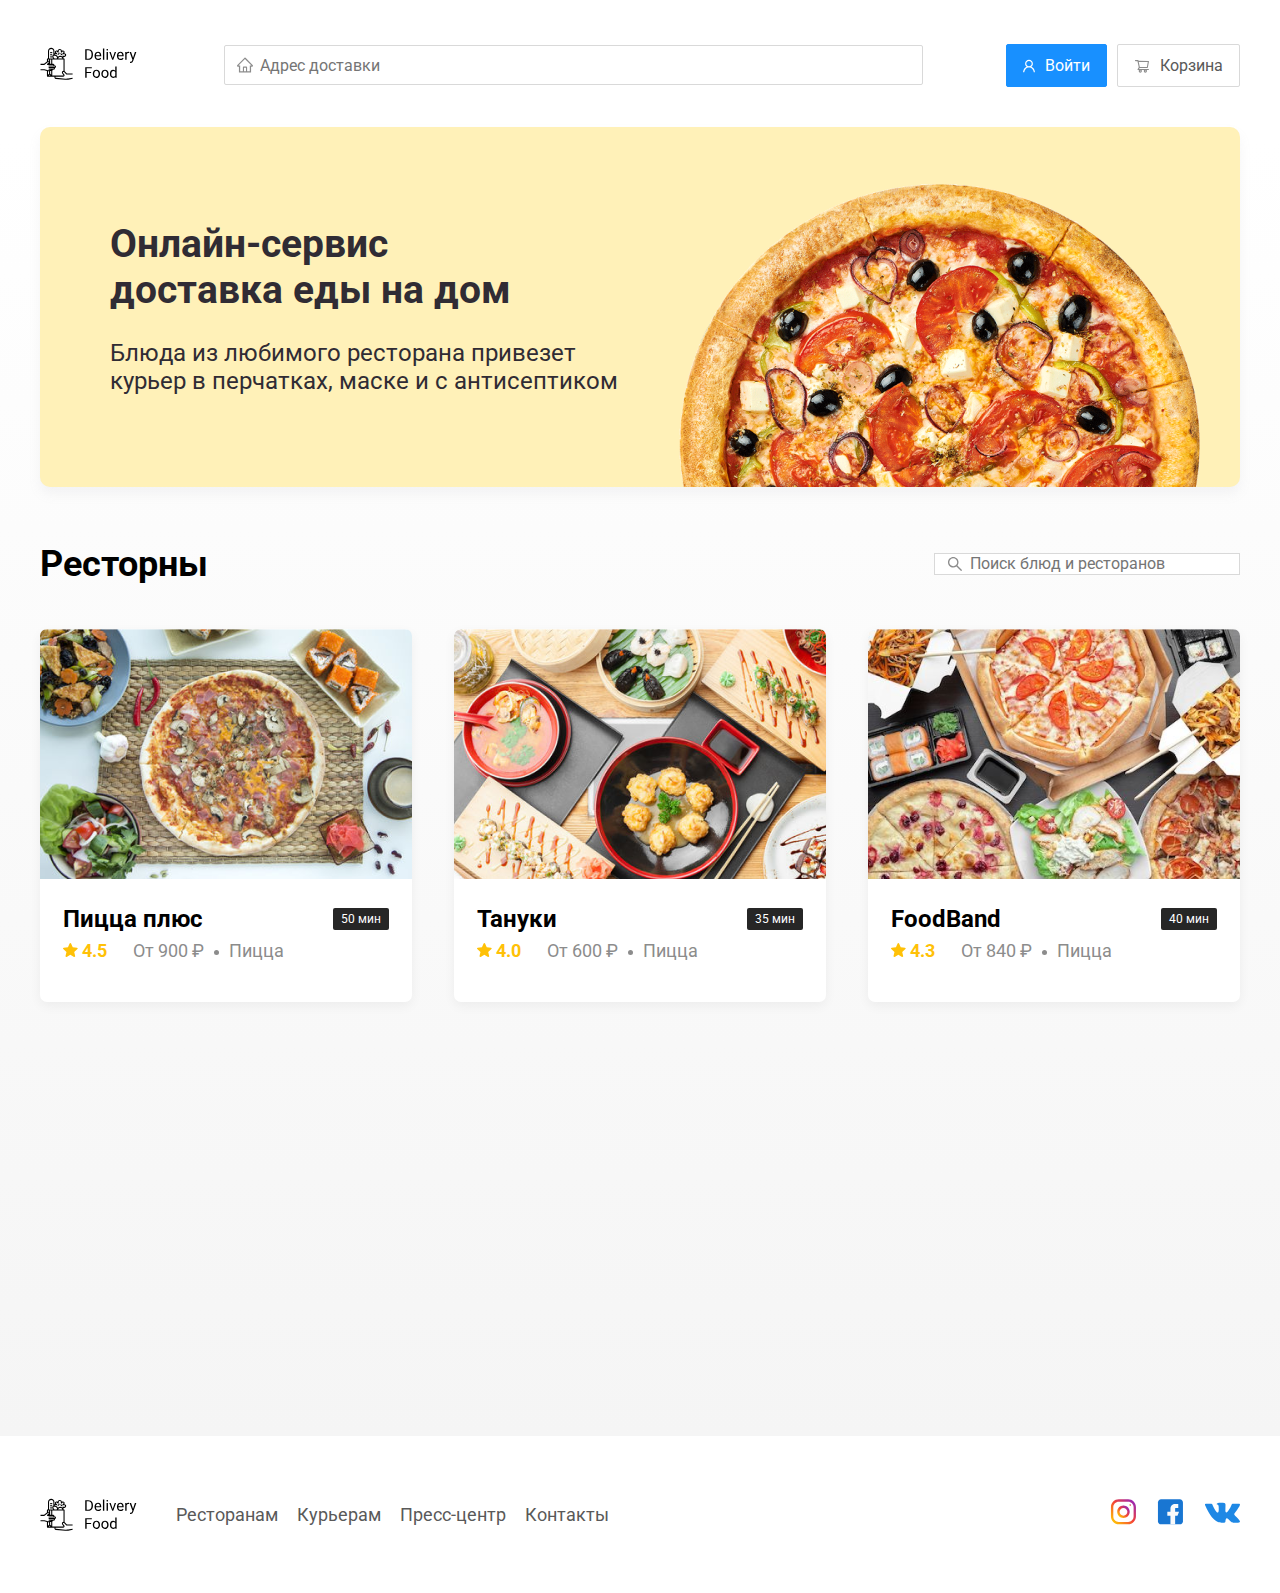
<file: index.html>
<!DOCTYPE html>
<html lang="ru">
<head>
	<meta charset="UTF-8">
	<meta name="vewport" content="width-device-width, initial-scale=1.0">
	<title>Pizza</title>
	<link rel="stylesheet" type="text/css" href="css\index.css">
	<link href="https://fonts.googleapis.com/css2?family=Roboto:wght@300&display=swap" rel="stylesheet">
	<link href="https://fonts.googleapis.com/css2?family=Roboto:wght@300;700&display=swap" rel="stylesheet">
	<link rel="stylesheet" type="text/css" href="css\normalize.css">
	<link rel="stylesheet" type="text/css" href="css\animate.css">
</head>
<body alinks="darkred">
	<div class="container">
	<!-- шапка сайта -->
	<header class="header">
		<!-- картинка (логотп) -->
		<a href="index.html" class="logo">
			<img src="img\logo.svg" alt="" class="logo">
		</a>
		<!-- поле ввода  -->
		<input type="text" name="" class="input input-adress" placeholder="Адрес доставки">
		<!-- коробка для кнопок -->
		<div class="buttons">
			<!-- кнопки "войти" - "корзина" -->
			<button class="button button-primary">
				
				<img src="img\Vector.svg" class="button-icon">
					<span class="button-text">
						Войти
						</span>
							</button>

			<button class="button color-mod" id="cart-button">
				<img src="img\shopping-cart.svg" class="button-icon">
					<span class="button-text">
						Корзина
							</span>
								</button>
		</div>
	</header>
</div>
<!-- конец шапки сайта  -->
<!-- ------------------------ -->
		<main class="main">
			<div class="container">
					<section class="promo">
			<h1 class="promo-title">Онлайн-сервис <br> доставка еды на дом</h1>
			<p class="promo-text">Блюда из любимого ресторана привезет курьер в перчатках, маске и с антисептиком</p>
		</section>

		<!-- секция рестораны . -->
		<section class="restaurants">
			<div class="section-heading">
				<h2 class="section-title">Ресторны</h2>
				<input type="text" class="input input-search" placeholder="Поиск блюд и ресторанов">
			</div>

			<!-- карточки  -->
			<div class="cards wow fadeInUp" data-wow-delay="0.2s">
				<a href="restaurant.html" class="card">
					<img src="img\image.png" alt="" class="card-image">
					<div class="card-text">
						<div class="card-heading">
							<h3 class="card-title"> Пицца плюс</h3>
							<span class="tag card-tag">50 мин</span>
						</div>
						<!-- close card-heading -->
						<div class="card-info">
							<div class="rating">
								<img src="img\star.svg">
							4.5</div>
							<div class="price">От 900 ₽</div>
							<div class="category">Пицца</div>
						</div>
						<!-- close card-info -->
					</div>
					<!-- close card-text -->
				</a>
				<!-- close card -->

					<div class="card wow fadeInUp" data-wow-delay="0.3s">
					<img src="img\tanuki.png" alt="" class="card-image">
					<div class="card-text">
						<div class="card-heading">
							<h3 class="card-title"> Тануки</h3>
							<span class="tag card-tag">35 мин</span>
						</div>
						<!-- close card-heading -->
						<div class="card-info">
							<div class="rating">
								<img src="img\star.svg">
							4.0</div>
							<div class="price">От 600 ₽</div>
							<div class="category">Пицца</div>
						</div>
						<!-- close card-info -->
					</div>
					<!-- close card-text -->
				</div>



					<div class="card wow fadeInUp" data-wow-delay="0.4s">
					<img src="img\foodband.png" alt="" class="card-image">
					<div class="card-text">
						<div class="card-heading">
							<h3 class="card-title"> FoodBand</h3>
							<span class="tag card-tag">40 мин</span>
						</div>
						<!-- close card-heading -->
						<div class="card-info">
							<div class="rating">
								<img src="img\star.svg">
							4.3</div>
							<div class="price">От 840 ₽</div>
							<div class="category">Пицца</div>
						</div>
						<!-- close card-info -->
					</div>
					<!-- close card-text -->
				</div>



					<div class="card wow fadeInUp" data-wow-delay="0.2s">
					<img src="img\jadina.png" alt="" class="card-image">
					<div class="card-text">
						<div class="card-heading">
							<h3 class="card-title"> Жадина-пицца</h3>
							<span class="tag card-tag">25 мин</span>
						</div>
						<!-- close card-heading -->
						<div class="card-info">
							<div class="rating">
								<img src="img\star.svg">
							4.8</div>
							<div class="price">От 950 ₽</div>
							<div class="category">Пицца</div>
						</div>
						<!-- close card-info -->
					</div>
					<!-- close card-text -->
				</div>



					<div class="card wow fadeInUp" data-wow-delay="0.3s">
					<img src="img\food.png" alt="" class="card-image">
					<div class="card-text">
						<div class="card-heading">
							<h3 class="card-title"> Точка еды</h3>
							<span class="tag card-tag">35 мин</span>
						</div>
						<!-- close card-heading -->
						<div class="card-info">
							<div class="rating">
								<img src="img\star.svg">
							4.0</div>
							<div class="price">От 600 ₽</div>
							<div class="category">Пицца</div>
						</div>
						<!-- close card-info -->
					</div>
					<!-- close card-text -->
				</div>



					<div class="card wow fadeInUp" data-wow-delay="0.4s">
					<img src="img\pizza.png" alt="" class="card-image">
					<div class="card-text">
						<div class="card-heading">
							<h3 class="card-title"> PizzaBurger</h3>
							<span class="tag card-tag">55 мин</span>
						</div>
						<!-- close card-heading -->
						<div class="card-info">
							<div class="rating">
								<img src="img\star.svg"> 4.2
							</div>
							<div class="price">От 550 ₽</div>
							<div class="category">Пицца</div>
						</div>
						<!-- close card-info -->
					</div>
					<!-- close card-text -->
				</div>
			</div>
			<!-- close cards -->
		</section>
			</div>
		</main>
		<!-- !- main  -->

		<!-- footer -->
	
			<footer class="footer">
				<div class="container">
					<div class="footer-block">
						<img src="img\logo.svg" class="logo footer-logo">
						<nav class="footer-nav">
							<a href="#" class="footer-link">Ресторанам</a>
							<a href="#" class="footer-link">Курьерам</a>
							<a href="#" class="footer-link">Пресс-центр </a>
							<a href="#" class="footer-link">Контакты</a>
								</nav>
							<div class="social-links">
								<a href="#" class="social-link"><img src="img\Group 1.svg"></a>
								<a href="#" class="social-link"><img src="img\Group 2.svg"></a>
								<a href="#" class="social-link"><img src="img\Group 3.svg"></a>
							</div>
					<!-- 	</nav> -->
					</div>
				</div>
			</footer>

			<div class="modal">
			<div class="modal-dialog">
				<div class="modal-header">
					<h3 class="modal-title">Корзина</h3>
					<button class="close">&times;</button>
				</div>
				<div class="modal-body">
					<div class="food-row">
						<span class="food-name">Ролл угорь стандарт</span>
						<strong class="food-price">250 ₽</strong>
						<div class="food-counter">
							<button class="counter-button">-</button>
							<span class="counter">1</span>
							<button class="counter-button">+</button>
						</div>
						<!-- close food-counter -->
					</div>
					<!-- close foods-row -->
					<div class="food-row">
						<span class="food-name">Ролл угорь стандарт</span>
						<strong class="food-price">250 ₽</strong>
						<div class="food-counter">
							<button class="counter-button">-</button>
							<span class="counter">1</span>
							<button class="counter-button">+</button>
						</div>
						<!-- close food-counter -->
					</div>
					<!-- close foods-row -->
					<div class="food-row">
						<span class="food-name">Ролл угорь стандарт</span>
						<strong class="food-price">250 ₽</strong>
						<div class="food-counter">
							<button class="counter-button">-</button>
							<span class="counter">1</span>
							<button class="counter-button">+</button>
						</div>
						<!-- close food-counter -->
					</div>
					<!-- close foods-row -->
					<div class="food-row">
						<span class="food-name">Ролл угорь стандарт</span>
						<strong class="food-price">250 ₽</strong>
						<div class="food-counter">
							<button class="counter-button">-</button>
							<span class="counter">1</span>
							<button class="counter-button">+</button>
						</div>
						<!-- close food-counter -->
					</div>
					<!-- close foods-row -->
					<div class="food-row">
						<span class="food-name">Ролл угорь стандарт</span>
						<strong class="food-price">250 ₽</strong>
						<div class="food-counter">
							<button class="counter-button">-</button>
							<span class="counter">1</span>
							<button class="counter-button">+</button>
						</div>
						<!-- close food-counter -->
					</div>
					<!-- close foods-row -->
				</div>
				<!-- close modal-body -->
				<div class="modal-footer">
					<span class="price-tag">1250 ₽</span>
					<div class="footer-buttons">
						<button class="button button-primary">Оформить заказ</button>
						<button class="button" id="close-btn">Отмена</button>
					</div>
					<!-- close footer-buttons -->
				</div>
				<!-- close modal-footer -->
			</div>
		</div>

			<script src="js\wow.min.js"></script>
		<script>
			let closBtn = document.querySelector("#close-btn");

			closBtn.addEventListener("click", function (event) { 
	modal.classList.remove("is-open");
});

		</script>
		<script src="js\index.js"></script>
</body>
</html>
</file>
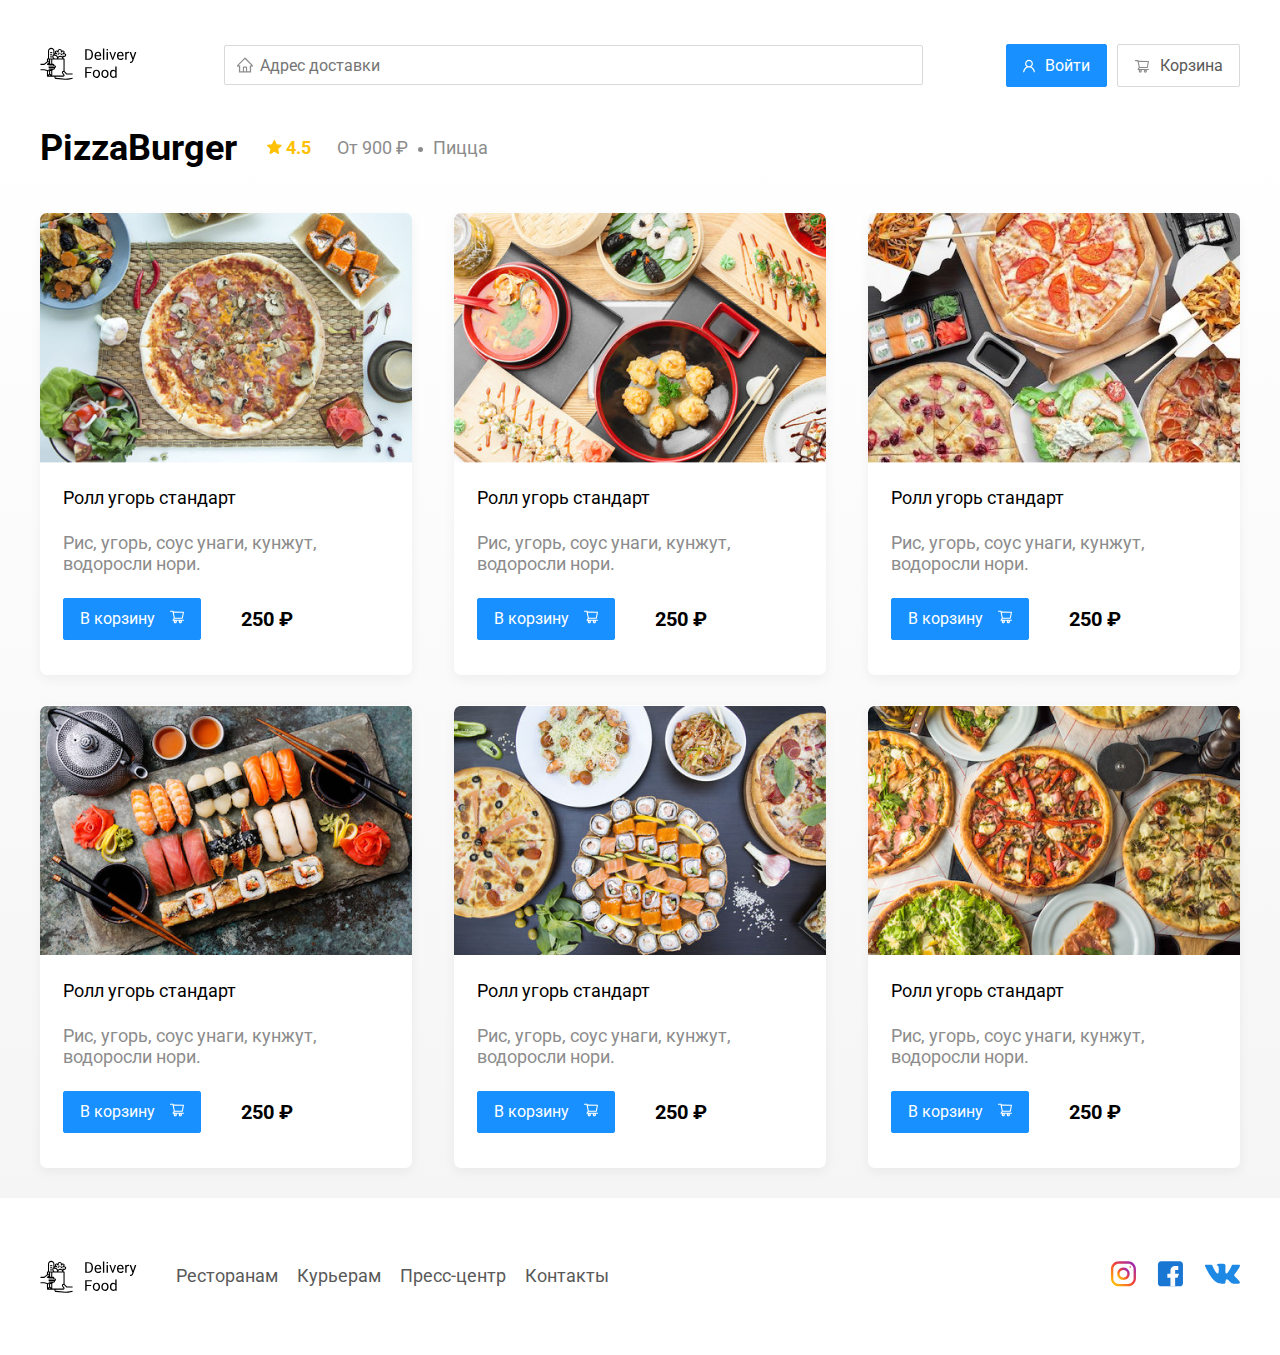
<file: restaurant.html>
<!DOCTYPE html>
<html lang="ru">
<head>
	<meta charset="UTF-8">
	<meta name="vewport" content="width-device-width, initial-scale=1.0">
	<title>PizzaBurger - доставка еды на дом</title>
	<link rel="stylesheet" type="text/css" href="css\index.css">
	<link href="https://fonts.googleapis.com/css2?family=Roboto:wght@300&display=swap" rel="stylesheet">
	<link href="https://fonts.googleapis.com/css2?family=Roboto:wght@300;700&display=swap" rel="stylesheet">
	<link rel="stylesheet" type="text/css" href="css\normalize.css">
	<link rel="stylesheet" type="text/css" href="css\animate.css">
</head>
<body>
	<div class="container">
	<!-- шапка сайта -->
	<header class="header">
		<!-- картинка (логотп) -->
		<a href="index.html" class="logo">
			<img src="img\logo.svg" alt="" class="logo">
		</a>
		<!-- поле ввода  -->
		<input type="text" name="" class="input input-adress" placeholder="Адрес доставки">
		<!-- коробка для кнопок -->
		<div class="buttons">
			<!-- кнопки "войти" - "корзина" -->
			<button class="button button-primary">
				
				<img src="img\Vector.svg" class="button-icon">
					<span class="button-text">
						Войти
						</span>
							</button>

			<button class="button" id="cart-button">
				<img src="img\shopping-cart.svg" class="button-icon">
					<span class="button-text">
						Корзина
							</span>
								</button>
		</div>
	</header>
</div>
<!-- конец шапки сайта  -->
<!-- ------------------------ -->
		<main class="main">
			<div class="container">
			
		<!-- секция рестораны . -->
		<section class="restaurants">
			<div class="section-heading">
				<h2 class="section-title">PizzaBurger</h2>
				<div class="card-info">
							<div class="rating">
								<img src="img\star.svg">
							4.5</div>
							<div class="price">От 900 ₽</div>
							<div class="category">Пицца</div>
						</div>
			</div>
			<!-- карточки  -->
			<div class="cards wow fadeInUp">
				<div class="card wow fadeInUp" data-wow-delay="0.4s">
					<img src="img\image.png" alt="" class="card-image">
					<div class="card-text">
						<div class="card-heading">
							<h3 class="card-title card-title-reg"> Ролл угорь стандарт</h3>
						</div>
						<!-- close card-heading -->
						<div class="card-info">
							<div class="ingredients ">Рис, угорь, соус унаги, кунжут, водоросли нори.</div>
						</div>
						<!-- close card-info -->
						<div class="buttons">

							<button class="button button-primary">

								<span class="button-card-text">В корзину</span>

									<img src="img\basket.svg" class="button-card-image">

							</button>

							<strong class="card-price-bold">250 ₽</strong>

						</div>
					</div>
					<!-- close card-text -->
				</div>
				<!-- close card -->
						<!-- close card-heading -->
					<div class="card wow fadeInUp" data-wow-delay="0.6s">
					<img src="img\tanuki.png" alt="" class="card-image">
					<div class="card-text">
						<div class="card-heading">
							<h3 class="card-title card-title-reg"> Ролл угорь стандарт</h3>
						</div>
						<!-- close card-heading -->
						<div class="card-info">
							<div class="ingredients ">Рис, угорь, соус унаги, кунжут, водоросли нори.</div>
						</div>
						<!-- close card-info -->
						<div class="buttons">

							<button class="button button-primary">

								<span class="button-card-text">В корзину</span>

									<img src="img\basket.svg" class="button-card-image">

							</button>

							<strong class="card-price-bold">250 ₽</strong>

						</div>
					</div>
					<!-- close card-text -->
				</div>
				<div class="card wow fadeInUp" data-wow-delay="0.8s">
					<img src="img\foodband.png" alt="" class="card-image">
				<div class="card-text">
						<div class="card-heading">
							<h3 class="card-title card-title-reg"> Ролл угорь стандарт</h3>
							<!-- <span class="tag card-tag">50 мин</span> -->
				</div>
						<!-- close card-heading -->
						<div class="card-info">
						<!-- 	<div class="rating">
								<img src="\Users\Lenovo\Desktop\Проекты\figma\img\star.svg">
							4.5</div> -->
							<!-- <div class="price">От 900 ₽</div> -->
							<div class="ingredients ">Рис, угорь, соус унаги, кунжут, водоросли нори.</div>
				</div>
						<!-- close card-info -->
						<div class="buttons">
							<button class="button button-primary">
								<span class="button-card-text">В корзину</span>
									<img src="img\basket.svg" class="button-card-image">
							</button>
							<strong class="card-price-bold">250 ₽</strong>
						</div>
					</div>
					<!-- close card-text -->
				</div>

					<div class="card wow fadeInUp" data-wow-delay="0,4s">
					<img src="img\jadina.png" alt="" class="card-image">
					<div class="card-text">
						<div class="card-heading">
							<h3 class="card-title card-title-reg"> Ролл угорь стандарт</h3>
							<!-- <span class="tag card-tag">50 мин</span> -->
						</div>
						<!-- close card-heading -->
						<div class="card-info">
							<div class="ingredients ">Рис, угорь, соус унаги, кунжут, водоросли нори.</div>
						</div>
						<!-- close card-info -->
						<div class="buttons">
							<button class="button button-primary">
								<span class="button-card-text">В корзину</span>
									<img src="img\basket.svg" class="button-card-image">
							</button>
							<strong class="card-price-bold">250 ₽</strong>

						</div>
					</div>
					<!-- close card-text -->
				</div>

					<div class="card wow fadeInUp" data-wow-delay="0,6s">
					<img src="img\food.png" alt="" class="card-image">
				<div class="card-text">
						<div class="card-heading">
							<h3 class="card-title card-title-reg"> Ролл угорь стандарт</h3>
							<!-- <span class="tag card-tag">50 мин</span> -->
						</div>
						<!-- close card-heading -->
						<div class="card-info">
							<div class="ingredients ">Рис, угорь, соус унаги, кунжут, водоросли нори.</div>
						</div>
						<!-- close card-info -->
						<div class="buttons">
							<button class="button button-primary">
								<span class="button-card-text">В корзину</span>
									<img src="img\basket.svg" class="button-card-image">
							</button>
							<strong class="card-price-bold">250 ₽</strong>
						</div>
					</div>
					<!-- close card-text -->
				</div>

					<div class="card wow fadeInUp" data-wow-delay="0,8s">
					<img src="img\pizza.png" alt="" class="card-image">
					<div class="card-text">
						<div class="card-heading">
							<h3 class="card-title card-title-reg"> Ролл угорь стандарт</h3>
							<!-- <span class="tag card-tag">50 мин</span> -->
						</div>
						<!-- close card-heading -->
						<div class="card-info">
							<div class="ingredients ">Рис, угорь, соус унаги, кунжут, водоросли нори.</div>
						</div>
						<!-- close card-info -->
						<div class="buttons">
							<button class="button button-primary">
								<span class="button-card-text">В корзину</span>
									<img src="img\basket.svg" class="button-card-image">
							</button>
							<strong class="card-price-bold">250 ₽</strong>
						</div>
					</div>
					<!-- close card-text -->
				</div>
			<!-- close cards -->
		</section>
			</div>
		</main>
		<!-- !- main  -->

		<!-- footer -->
	
			<footer class="footer">
				<div class="container">
					<div class="footer-block">
						<img src="img\logo.svg" class="logo footer-logo">
						<nav class="footer-nav">
							<a href="#" class="footer-link">Ресторанам</a> 
							<a href="#" class="footer-link">Курьерам</a> 
							<a href="#" class="footer-link">Пресс-центр </a> 
							<a href="#" class="footer-link">Контакты</a>
								</nav>
							<div class="social-links">
								<a href="#" class="social-link"><img src="img\Group 1.svg"></a>
								<a href="#" class="social-link"><img src="img\Group 2.svg"></a>
								<a href="#" class="social-link"><img src="img\Group 3.svg"></a>
							</div>
					<!-- 	</nav> -->
					</div>
				</div>
			</footer>

		<div class="modal">
			<div class="modal-dialog">
				<div class="modal-header">
					<h3 class="modal-title">Корзина</h3>
					<button class="close">&times;</button>
				</div>
				<div class="modal-body">
					<div class="food-row">
						<span class="food-name">Ролл угорь стандарт</span>
						<strong class="food-price">250 ₽</strong>
						<div class="food-counter">
							<button class="counter-button">-</button>
							<span class="counter">1</span>
							<button class="counter-button">+</button>
						</div>
						<!-- close food-counter -->
					</div>
					<!-- close foods-row -->
					<div class="food-row">
						<span class="food-name">Ролл угорь стандарт</span>
						<strong class="food-price">250 ₽</strong>
						<div class="food-counter">
							<button class="counter-button">-</button>
							<span class="counter">1</span>
							<button class="counter-button">+</button>
						</div>
						<!-- close food-counter -->
					</div>
					<!-- close foods-row -->
					<div class="food-row">
						<span class="food-name">Ролл угорь стандарт</span>
						<strong class="food-price">250 ₽</strong>
						<div class="food-counter">
							<button class="counter-button">-</button>
							<span class="counter">1</span>
							<button class="counter-button">+</button>
						</div>
						<!-- close food-counter -->
					</div>
					<!-- close foods-row -->
					<div class="food-row">
						<span class="food-name">Ролл угорь стандарт</span>
						<strong class="food-price">250 ₽</strong>
						<div class="food-counter">
							<button class="counter-button">-</button>
							<span class="counter">1</span>
							<button class="counter-button">+</button>
						</div>
						<!-- close food-counter -->
					</div>
					<!-- close foods-row -->
					<div class="food-row">
						<span class="food-name">Ролл угорь стандарт</span>
						<strong class="food-price">250 ₽</strong>
						<div class="food-counter">
							<button class="counter-button">-</button>
							<span class="counter">1</span>
							<button class="counter-button">+</button>
						</div>
						<!-- close food-counter -->
					</div>
					<!-- close foods-row -->
				</div>
				<!-- close modal-body -->
				<div class="modal-footer">
					<span class="price-tag">1250 ₽</span>
					<div class="footer-buttons">
						<button class="button button-primary">Оформить заказ</button>
						<button class="button">Отмена</button>
					</div>
					<!-- close footer-buttons -->
				</div>
				<!-- close modal-footer -->
			</div>
		</div>

		<script src="js\wow.min.js"></script>
	
		<script src="js\index.js"></script>

</body>
</html>
</file>
